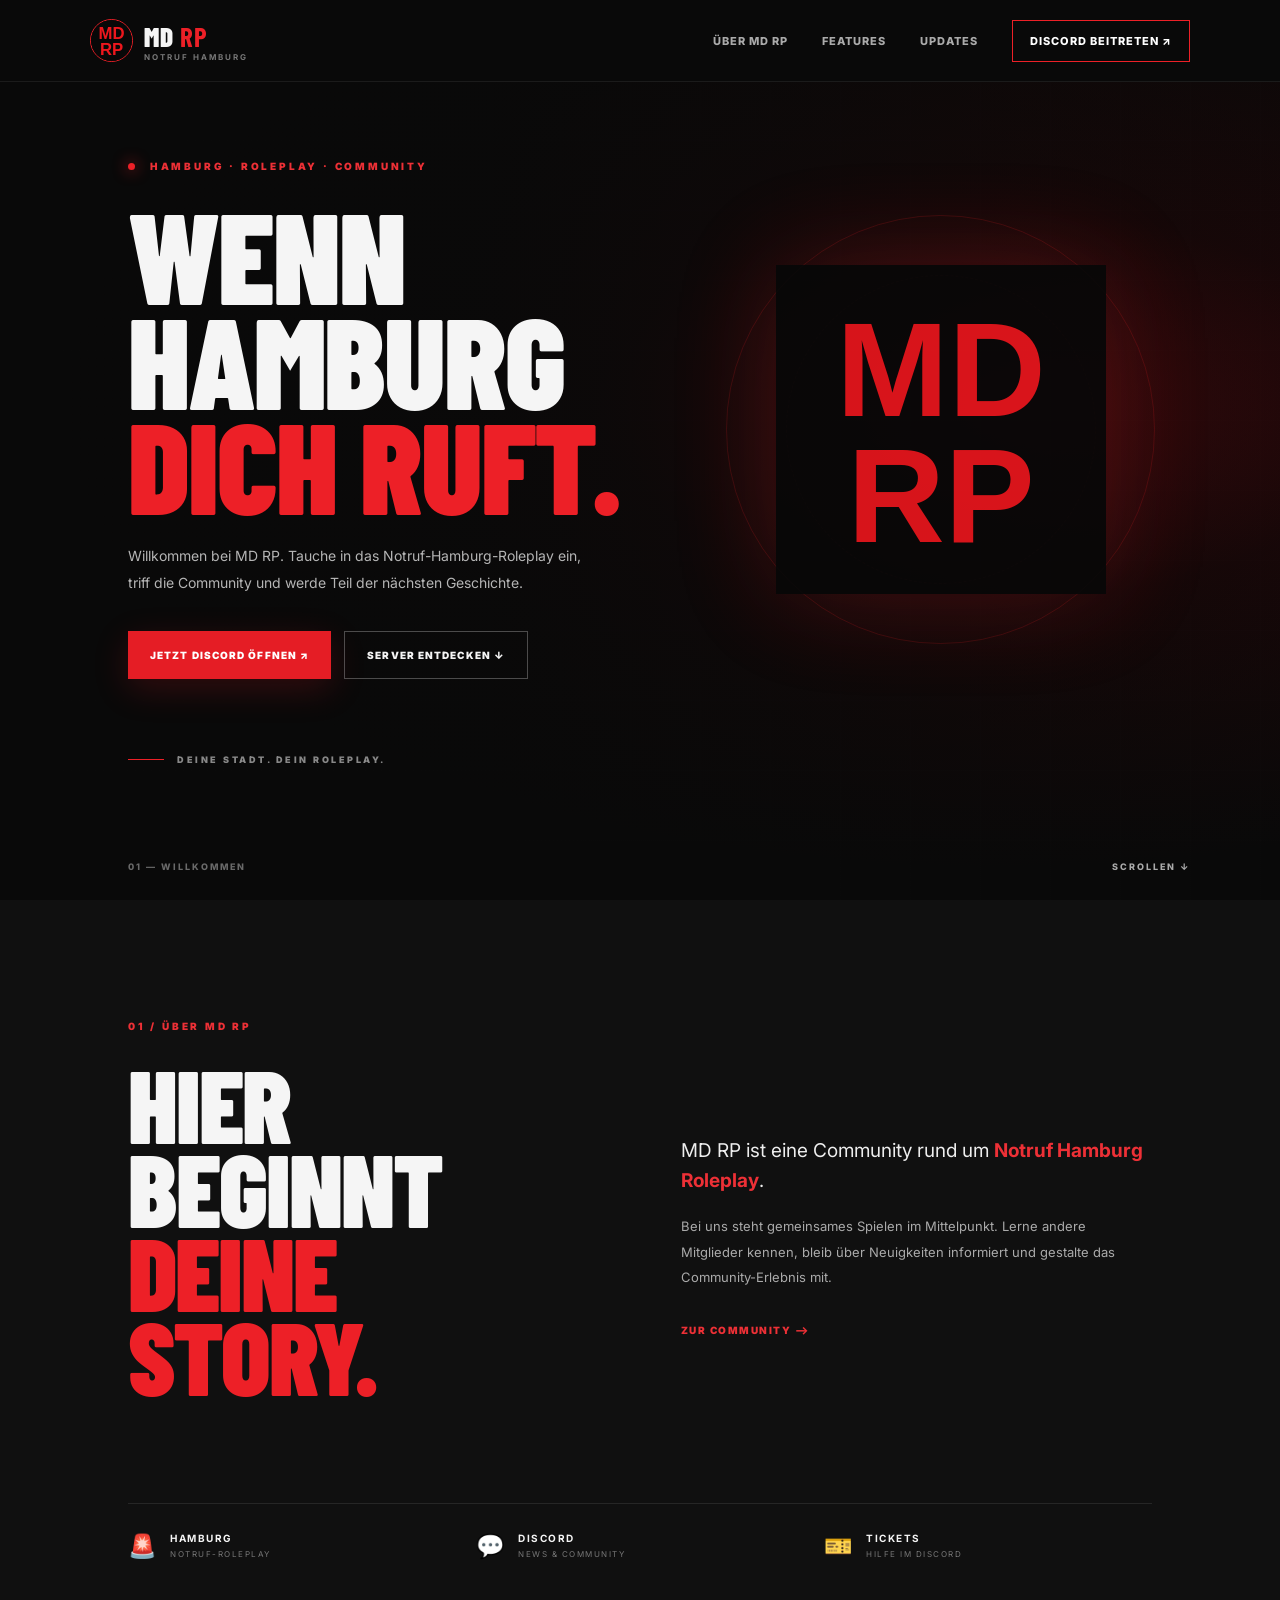
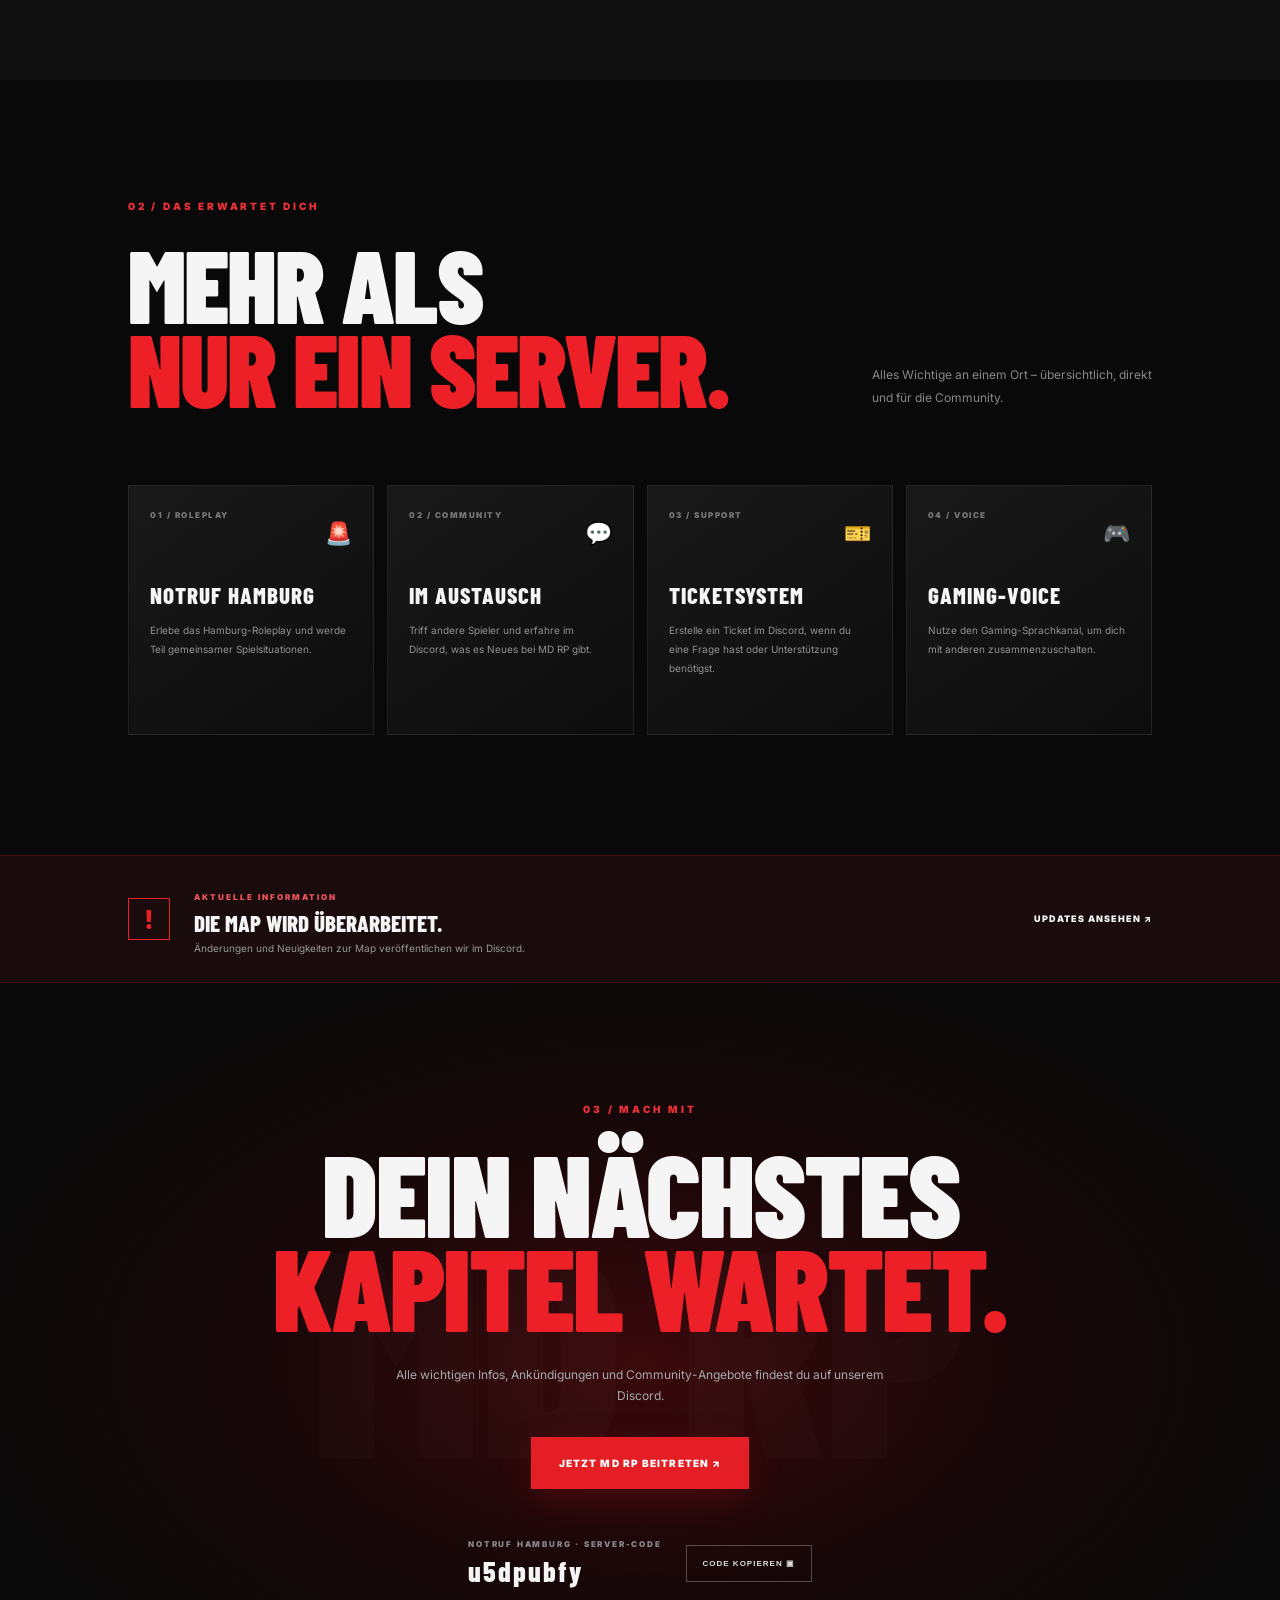
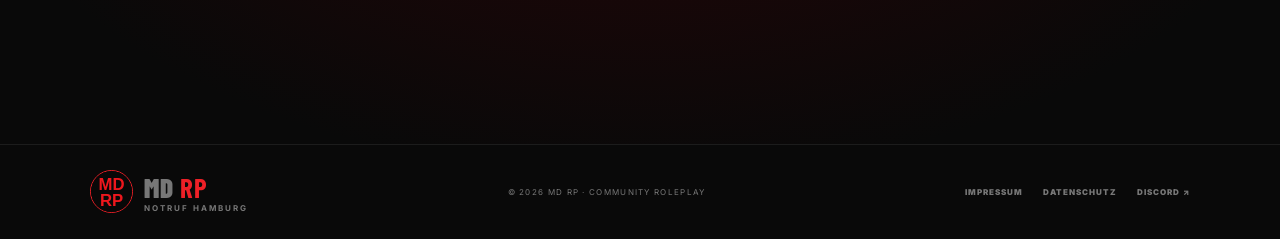
<file: index.html>
<!doctype html>
<html lang="de"><head>
<meta charset="utf-8"><meta name="viewport" content="width=device-width,initial-scale=1"><meta name="theme-color" content="#090909">
<meta name="description" content="MD RP – Notruf Hamburg Roleplay. Entdecke den Server, erhalte Updates und tritt unserer Community bei.">
<title>MD RP — Notruf Hamburg Roleplay</title><link rel="icon" href="assets/md-rp-logo.svg" type="image/svg+xml">
<link rel="preconnect" href="https://fonts.googleapis.com"><link rel="preconnect" href="https://fonts.gstatic.com" crossorigin>
<link href="https://fonts.googleapis.com/css2?family=Barlow+Condensed:wght@500;600;700;800;900&family=Inter:wght@400;500;600;700;800&display=swap" rel="stylesheet"><link rel="stylesheet" href="style.css"></head>
<body><div class="glow glow-a"></div><div class="glow glow-b"></div>
<header class="header"><a class="brand" href="#home"><img src="assets/md-rp-logo.svg" alt="MD RP"><span>MD <b>RP</b><small>NOTRUF HAMBURG</small></span></a>
<button class="menu" id="menu" aria-label="Menü öffnen" aria-expanded="false">☰</button>
<nav id="nav"><a href="#about">Über MD RP</a><a href="#features">Features</a><a href="#updates">Updates</a><a class="nav-join" href="https://discord.gg/g9mTwy3BN" target="_blank" rel="noopener">Discord beitreten ↗</a></nav></header>
<main id="home">
<section class="hero"><div class="grid"></div><div class="hero-content"><div class="eyebrow"><i></i> HAMBURG · ROLEPLAY · COMMUNITY</div>
<h1>WENN HAMBURG<br><em>DICH RUFT.</em></h1><p>Willkommen bei MD RP. Tauche in das Notruf-Hamburg-Roleplay ein, triff die Community und werde Teil der nächsten Geschichte.</p>
<div class="actions"><a class="btn red" href="https://discord.gg/g9mTwy3BN" target="_blank" rel="noopener">JETZT DISCORD ÖFFNEN ↗</a><a class="btn outline" href="#about">SERVER ENTDECKEN ↓</a></div><div class="hero-tag"><span></span> DEINE STADT. DEIN ROLEPLAY.</div></div>
<div class="hero-logo"><div class="orbit"></div><div class="orbit second"></div><img src="assets/md-rp-logo.svg" alt=""></div><div class="hero-bottom">01 — WILLKOMMEN <span>SCROLLEN ↓</span></div></section>
<section class="section intro" id="about"><div class="kicker">01 / ÜBER MD RP</div><div class="split"><h2>HIER BEGINNT<br><em>DEINE STORY.</em></h2><div class="copy"><p class="lead">MD RP ist eine Community rund um <strong>Notruf Hamburg Roleplay</strong>.</p><p>Bei uns steht gemeinsames Spielen im Mittelpunkt. Lerne andere Mitglieder kennen, bleib über Neuigkeiten informiert und gestalte das Community-Erlebnis mit.</p><a class="arrow" href="https://discord.gg/g9mTwy3BN" target="_blank" rel="noopener">ZUR COMMUNITY ⟶</a></div></div>
<div class="info-row"><div>🚨 <span><b>HAMBURG</b><small>NOTRUF-ROLEPLAY</small></span></div><div>💬 <span><b>DISCORD</b><small>NEWS & COMMUNITY</small></span></div><div>🎫 <span><b>TICKETS</b><small>HILFE IM DISCORD</small></span></div></div></section>
<section class="section features" id="features"><div class="kicker">02 / DAS ERWARTET DICH</div><div class="section-head"><h2>MEHR ALS<br><em>NUR EIN SERVER.</em></h2><p>Alles Wichtige an einem Ort – übersichtlich, direkt und für die Community.</p></div>
<div class="cards"><article><label>01 / ROLEPLAY</label><b>🚨</b><h3>NOTRUF HAMBURG</h3><p>Erlebe das Hamburg-Roleplay und werde Teil gemeinsamer Spielsituationen.</p></article><article><label>02 / COMMUNITY</label><b>💬</b><h3>IM AUSTAUSCH</h3><p>Triff andere Spieler und erfahre im Discord, was es Neues bei MD RP gibt.</p></article><article><label>03 / SUPPORT</label><b>🎫</b><h3>TICKETSYSTEM</h3><p>Erstelle ein Ticket im Discord, wenn du eine Frage hast oder Unterstützung benötigst.</p></article><article><label>04 / VOICE</label><b>🎮</b><h3>GAMING-VOICE</h3><p>Nutze den Gaming-Sprachkanal, um dich mit anderen zusammenzuschalten.</p></article></div></section>
<section class="update" id="updates"><div class="alert">!</div><div><small>AKTUELLE INFORMATION</small><h3>DIE MAP WIRD ÜBERARBEITET.</h3><p>Änderungen und Neuigkeiten zur Map veröffentlichen wir im Discord.</p></div><a href="https://discord.gg/g9mTwy3BN" target="_blank" rel="noopener">UPDATES ANSEHEN ↗</a></section>
<section class="section join"><div class="watermark">MD RP</div><div class="kicker">03 / MACH MIT</div><h2>DEIN NÄCHSTES<br><em>KAPITEL WARTET.</em></h2><p>Alle wichtigen Infos, Ankündigungen und Community-Angebote findest du auf unserem Discord.</p><a class="btn red big" href="https://discord.gg/g9mTwy3BN" target="_blank" rel="noopener">JETZT MD RP BEITRETEN ↗</a>
<div class="server-code"><div><small>NOTRUF HAMBURG · SERVER-CODE</small><strong>u5dpubfy</strong></div><button id="copy">CODE KOPIEREN ▣</button><output id="copyStatus" aria-live="polite"></output></div></section>
</main>
<footer><a class="brand" href="#home"><img src="assets/md-rp-logo.svg" alt=""><span>MD <b>RP</b><small>NOTRUF HAMBURG</small></span></a><span>© <span id="year"></span> MD RP · COMMUNITY ROLEPLAY</span><div><a href="impressum.html">IMPRESSUM</a><a href="datenschutz.html">DATENSCHUTZ</a><a href="https://discord.gg/g9mTwy3BN" target="_blank" rel="noopener">DISCORD ↗</a></div></footer>
<script src="script.js"></script></body></html>
</file>
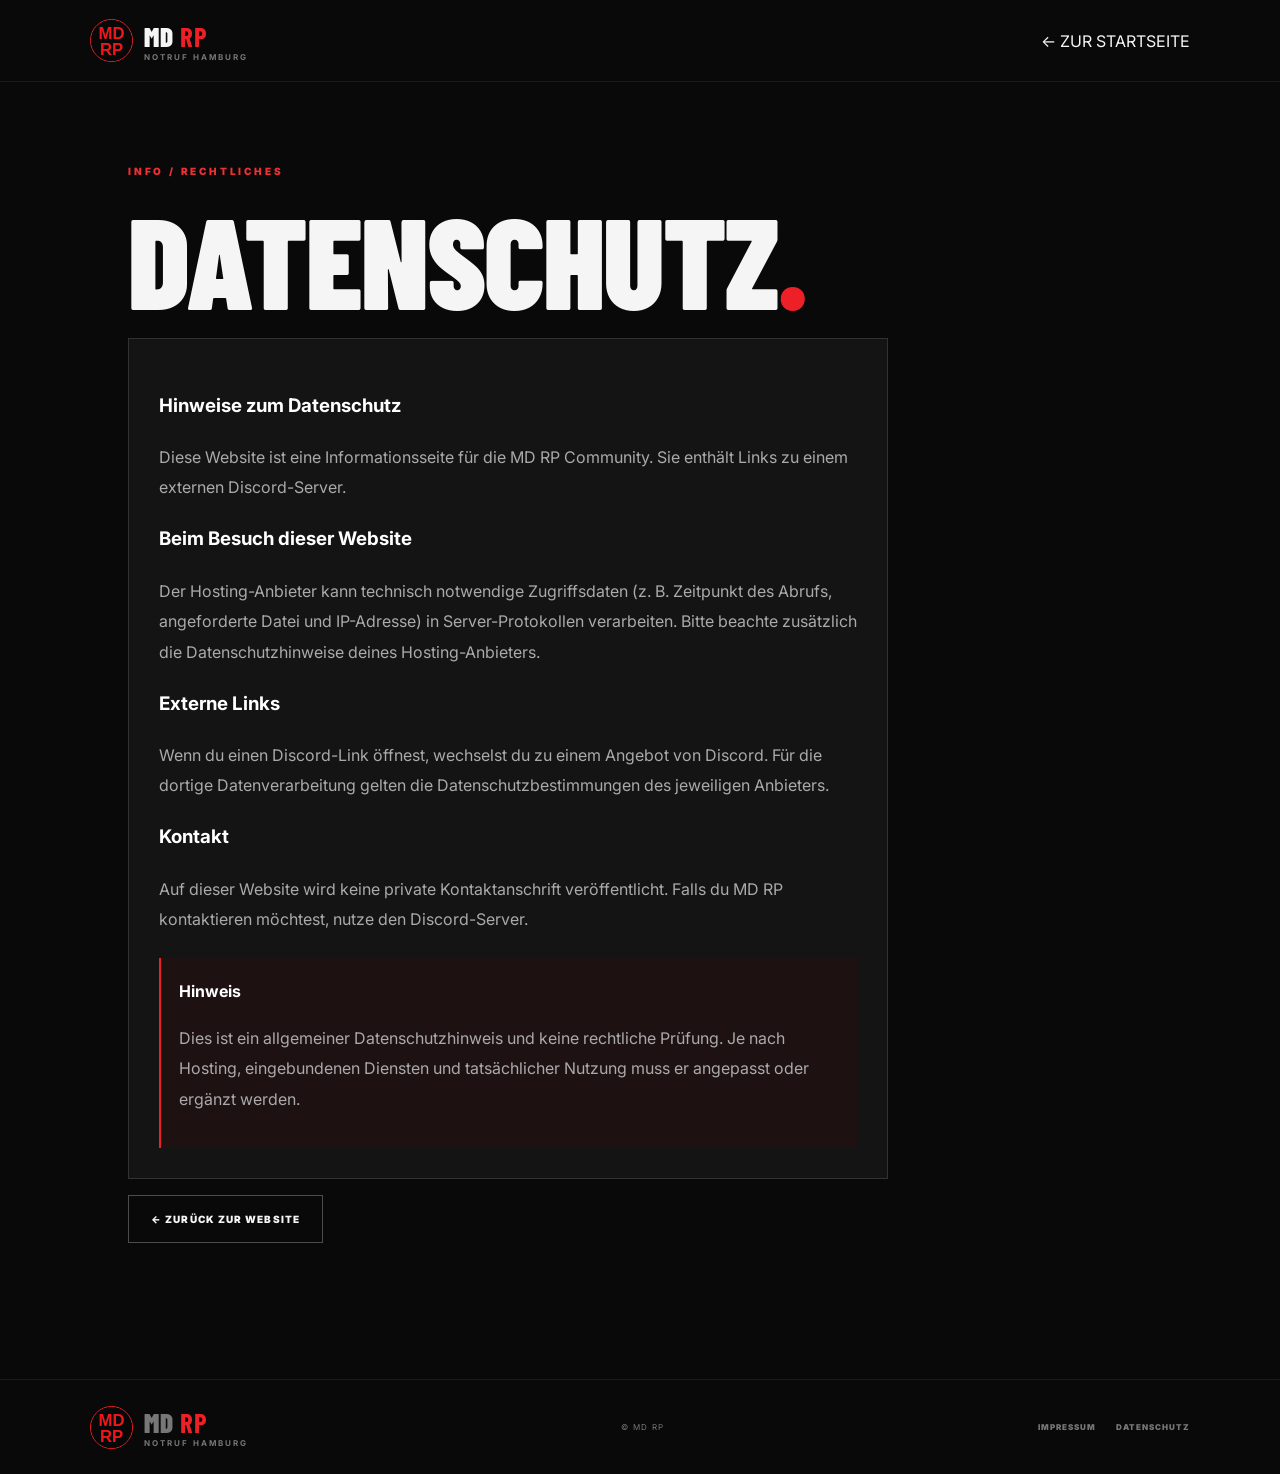
<file: datenschutz.html>
<!doctype html><html lang="de"><head><meta charset="utf-8"><meta name="viewport" content="width=device-width,initial-scale=1"><meta name="theme-color" content="#090909"><title>Datenschutz | MD RP</title><link rel="icon" href="assets/md-rp-logo.svg"><link rel="preconnect" href="https://fonts.googleapis.com"><link rel="preconnect" href="https://fonts.gstatic.com" crossorigin><link href="https://fonts.googleapis.com/css2?family=Barlow+Condensed:wght@500;600;700;800;900&family=Inter:wght@400;500;600;700;800&display=swap" rel="stylesheet"><link rel="stylesheet" href="style.css"></head><body><header class="header"><a class="brand" href="index.html"><img src="assets/md-rp-logo.svg" alt=""><span>MD <b>RP</b><small>NOTRUF HAMBURG</small></span></a><a href="index.html">← ZUR STARTSEITE</a></header><main class="section" style="padding-top:165px;min-height:90vh"><div class="kicker">INFO / RECHTLICHES</div><h2>DATENSCHUTZ<em>.</em></h2><article style="max-width:760px;background:#141414;border:1px solid #ffffff20;padding:30px;color:#aaa;line-height:1.9"><h3 style="color:white">Hinweise zum Datenschutz</h3><p>Diese Website ist eine Informationsseite für die MD RP Community. Sie enthält Links zu einem externen Discord-Server.</p><h3 style="color:white">Beim Besuch dieser Website</h3><p>Der Hosting-Anbieter kann technisch notwendige Zugriffsdaten (z. B. Zeitpunkt des Abrufs, angeforderte Datei und IP-Adresse) in Server-Protokollen verarbeiten. Bitte beachte zusätzlich die Datenschutzhinweise deines Hosting-Anbieters.</p><h3 style="color:white">Externe Links</h3><p>Wenn du einen Discord-Link öffnest, wechselst du zu einem Angebot von Discord. Für die dortige Datenverarbeitung gelten die Datenschutzbestimmungen des jeweiligen Anbieters.</p><h3 style="color:white">Kontakt</h3><p>Auf dieser Website wird keine private Kontaktanschrift veröffentlicht. Falls du MD RP kontaktieren möchtest, nutze den Discord-Server.</p><div style="border-left:2px solid #ed2027;background:#1d1112;padding:18px;margin-top:24px"><strong style="color:white">Hinweis</strong><p>Dies ist ein allgemeiner Datenschutzhinweis und keine rechtliche Prüfung. Je nach Hosting, eingebundenen Diensten und tatsächlicher Nutzung muss er angepasst oder ergänzt werden.</p></div></article><p><a class="btn outline" href="index.html">← ZURÜCK ZUR WEBSITE</a></p></main><footer><a class="brand" href="index.html"><img src="assets/md-rp-logo.svg" alt=""><span>MD <b>RP</b><small>NOTRUF HAMBURG</small></span></a><span>© MD RP</span><div><a href="impressum.html">IMPRESSUM</a><a href="datenschutz.html">DATENSCHUTZ</a></div></footer></body></html>
</file>
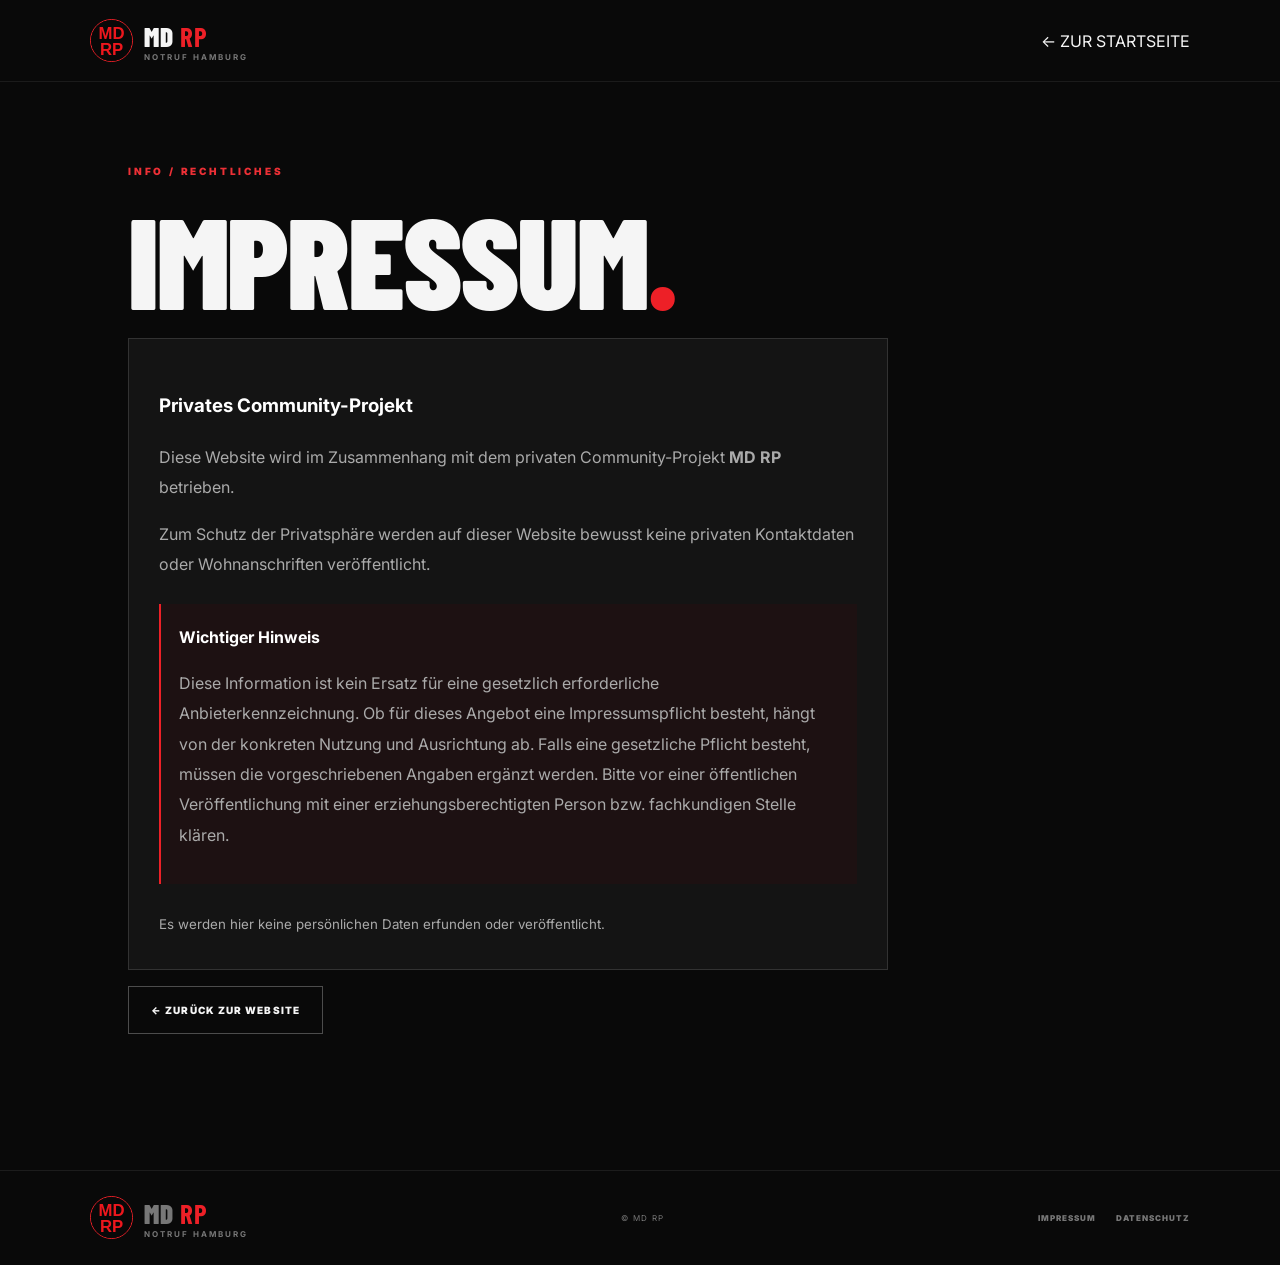
<file: impressum.html>
<!doctype html><html lang="de"><head><meta charset="utf-8"><meta name="viewport" content="width=device-width,initial-scale=1"><meta name="theme-color" content="#090909"><title>Impressum | MD RP</title><link rel="icon" href="assets/md-rp-logo.svg"><link rel="preconnect" href="https://fonts.googleapis.com"><link rel="preconnect" href="https://fonts.gstatic.com" crossorigin><link href="https://fonts.googleapis.com/css2?family=Barlow+Condensed:wght@500;600;700;800;900&family=Inter:wght@400;500;600;700;800&display=swap" rel="stylesheet"><link rel="stylesheet" href="style.css"></head><body><header class="header"><a class="brand" href="index.html"><img src="assets/md-rp-logo.svg" alt=""><span>MD <b>RP</b><small>NOTRUF HAMBURG</small></span></a><a href="index.html">← ZUR STARTSEITE</a></header><main class="section" style="padding-top:165px;min-height:90vh"><div class="kicker">INFO / RECHTLICHES</div><h2>IMPRESSUM<em>.</em></h2><article style="max-width:760px;background:#141414;border:1px solid #ffffff20;padding:30px;color:#aaa;line-height:1.9"><h3 style="color:white">Privates Community-Projekt</h3><p>Diese Website wird im Zusammenhang mit dem privaten Community-Projekt <strong>MD RP</strong> betrieben.</p><p>Zum Schutz der Privatsphäre werden auf dieser Website bewusst keine privaten Kontaktdaten oder Wohnanschriften veröffentlicht.</p><div style="border-left:2px solid #ed2027;background:#1d1112;padding:18px;margin:24px 0"><strong style="color:white">Wichtiger Hinweis</strong><p>Diese Information ist kein Ersatz für eine gesetzlich erforderliche Anbieterkennzeichnung. Ob für dieses Angebot eine Impressumspflicht besteht, hängt von der konkreten Nutzung und Ausrichtung ab. Falls eine gesetzliche Pflicht besteht, müssen die vorgeschriebenen Angaben ergänzt werden. Bitte vor einer öffentlichen Veröffentlichung mit einer erziehungsberechtigten Person bzw. fachkundigen Stelle klären.</p></div><small>Es werden hier keine persönlichen Daten erfunden oder veröffentlicht.</small></article><p><a class="btn outline" href="index.html">← ZURÜCK ZUR WEBSITE</a></p></main><footer><a class="brand" href="index.html"><img src="assets/md-rp-logo.svg" alt=""><span>MD <b>RP</b><small>NOTRUF HAMBURG</small></span></a><span>© MD RP</span><div><a href="impressum.html">IMPRESSUM</a><a href="datenschutz.html">DATENSCHUTZ</a></div></footer></body></html>
</file>
<file: style.css>
*{box-sizing:border-box}html{scroll-behavior:smooth}body{margin:0;background:#090909;color:#f5f5f5;font-family:Inter,Arial,sans-serif;overflow-x:hidden}a{color:inherit;text-decoration:none}.glow{position:fixed;z-index:-1;border-radius:50%;filter:blur(130px);opacity:.13;pointer-events:none}.glow-a{width:420px;height:420px;background:#df151d;right:-200px;top:5%}.glow-b{width:300px;height:300px;background:#8d0b10;left:-180px;bottom:5%}.header{height:82px;padding:0 7%;display:flex;align-items:center;justify-content:space-between;border-bottom:1px solid #ffffff13;background:#090909ef;position:absolute;top:0;left:0;width:100%;z-index:10}.brand{display:flex;align-items:center;gap:11px;font:900 27px "Barlow Condensed",sans-serif;letter-spacing:1px}.brand img{width:43px;height:43px;border-radius:50%;border:1px solid #ed2027}.brand b{color:#ed2027}.brand small{display:block;font:700 8px Inter,sans-serif;letter-spacing:2px;color:#777}.header nav{display:flex;align-items:center;gap:34px;font-size:11px;font-weight:800;letter-spacing:1px;text-transform:uppercase;color:#aaa}.header nav a:hover,footer a:hover{color:#ed2027}.nav-join{border:1px solid #ed2027;padding:13px 17px;color:white!important}.menu{display:none;background:none;border:0;color:white;font-size:25px}.hero{height:min(900px,100vh);min-height:720px;position:relative;display:flex;align-items:center;padding:120px 10% 95px;overflow:hidden;background:radial-gradient(ellipse at 78% 45%,#4a090c 0%,#1a0708 28%,#090909 66%)}.hero:after{content:"";position:absolute;inset:0;background:linear-gradient(90deg,#090909 0%,#090909ef 38%,#09090930 100%);pointer-events:none}.grid{position:absolute;inset:0;opacity:.16;background-image:linear-gradient(#ffffff0a 1px,transparent 1px),linear-gradient(90deg,#ffffff0a 1px,transparent 1px);background-size:70px 70px}.hero-content{position:relative;z-index:2;max-width:700px}.eyebrow,.kicker{font-size:10px;font-weight:900;letter-spacing:2.8px;color:#ed3036}.eyebrow i{display:inline-block;width:7px;height:7px;background:#ed2027;border-radius:50%;margin-right:10px;box-shadow:0 0 15px #ed2027}.hero h1,h2{font:900 clamp(75px,10vw,145px)/.82 "Barlow Condensed",Impact,sans-serif;letter-spacing:-2px;margin:30px 0 26px}.hero h1 em,h2 em{color:#ed2027;font-style:normal}.hero-content>p{max-width:475px;color:#b5b5b5;font-size:14px;line-height:1.9}.actions{display:flex;gap:13px;flex-wrap:wrap;margin-top:34px}.btn{display:inline-flex;align-items:center;justify-content:center;padding:17px 22px;font-size:10px;font-weight:900;letter-spacing:1.1px;transition:.2s}.red{background:#e51d25;color:white;box-shadow:0 10px 35px #e51d2530}.red:hover{background:#ff3038;transform:translateY(-3px)}.outline{border:1px solid #ffffff45}.outline:hover{border-color:#ed2027}.hero-tag{display:flex;align-items:center;gap:13px;margin-top:75px;font-size:9px;letter-spacing:2.5px;color:#888;font-weight:900}.hero-tag span{width:36px;height:1px;background:#ed2027}.hero-logo{position:absolute;right:7%;top:20%;width:min(39vw,500px);aspect-ratio:1;z-index:1;display:grid;place-items:center}.hero-logo img{width:66%;height:66%;filter:drop-shadow(0 0 55px #ed202744);opacity:.9}.orbit{position:absolute;inset:7%;border:1px solid #ed20272c;border-radius:50%}.orbit.second{inset:19%;border-style:dashed;animation:spin 60s linear infinite}.hero-bottom{position:absolute;z-index:2;bottom:28px;left:10%;right:7%;display:flex;justify-content:space-between;color:#696969;font-size:9px;font-weight:800;letter-spacing:2px}.hero-bottom span{color:#aaa}.section{padding:120px 10%}.intro{background:#101010}.split{display:grid;grid-template-columns:1fr 1fr;gap:8%;align-items:center}.split h2,.section-head h2{font-size:clamp(68px,8vw,108px);margin:30px 0}.copy{max-width:470px;color:#aaa;font-size:13px;line-height:1.95}.copy .lead{font-size:19px;color:#eee;line-height:1.55}.copy strong{color:#ed3036}.arrow{display:inline-block;margin-top:18px;color:#ed3036;font-size:10px;font-weight:900;letter-spacing:1.5px}.info-row{display:grid;grid-template-columns:repeat(3,1fr);margin-top:75px;border-top:1px solid #ffffff17;padding-top:28px;gap:20px}.info-row>div{display:flex;align-items:center;gap:13px;font-size:23px}.info-row b,.info-row small{display:block}.info-row b{font-size:10px;letter-spacing:1.5px}.info-row small{font-size:8px;color:#777;letter-spacing:1.5px;margin-top:5px}.features{background:#090909}.section-head{display:flex;align-items:end;justify-content:space-between;gap:30px;margin-bottom:45px}.section-head p{max-width:280px;color:#888;font-size:12px;line-height:1.9;margin-bottom:30px}.cards{display:grid;grid-template-columns:repeat(4,1fr);gap:13px}.cards article{min-height:250px;padding:24px 21px;background:linear-gradient(145deg,#191919,#0d0d0d);border:1px solid #ffffff12;transition:.25s}.cards article:hover{transform:translateY(-5px);border-color:#ed2027;box-shadow:0 15px 40px #0008}.cards label{display:block;color:#777;font-size:8px;font-weight:900;letter-spacing:1.5px}.cards article>b{display:block;text-align:right;font-size:22px}.cards h3{font:800 23px "Barlow Condensed";letter-spacing:1px;margin:35px 0 12px}.cards p{font-size:10px;line-height:1.9;color:#929292}.update{padding:28px 10%;display:flex;align-items:center;gap:24px;background:#1a0b0c;border-block:1px solid #ed20272b}.alert{width:42px;height:42px;display:grid;place-items:center;border:1px solid #ed2027;color:#ed2027;font:900 26px "Barlow Condensed"}.update>div:nth-child(2){flex:1}.update small{font-size:8px;letter-spacing:2px;color:#ed555a;font-weight:900}.update h3{font:800 23px "Barlow Condensed";margin:5px 0}.update p{font-size:10px;color:#999;margin:0}.update>a{font-size:9px;font-weight:900;letter-spacing:1px}.join{text-align:center;position:relative;overflow:hidden;background:radial-gradient(ellipse at center,#3a090c 0%,#170708 42%,#090909 77%)}.watermark{position:absolute;left:0;right:0;top:24%;font:900 23vw "Barlow Condensed";color:#ffffff05;pointer-events:none}.join>*:not(.watermark){position:relative}.join h2{font-size:clamp(65px,9vw,118px);margin:30px 0}.join>p{max-width:490px;margin:0 auto 30px;color:#aaa;font-size:12px;line-height:1.8}.big{padding:20px 28px}.server-code{margin:50px auto 0;display:flex;align-items:center;justify-content:center;gap:24px;flex-wrap:wrap}.server-code>div{text-align:left}.server-code small{display:block;font-size:8px;letter-spacing:1.8px;color:#888;font-weight:900}.server-code strong{display:block;font:800 28px "Barlow Condensed";letter-spacing:2px;margin-top:5px}.server-code button{background:transparent;border:1px solid #ffffff45;color:#ddd;padding:13px 16px;font-size:8px;font-weight:900;letter-spacing:1px;cursor:pointer}.server-code button:hover{border-color:#ed2027}.server-code output{width:100%;font-size:10px;color:#f06a6e;min-height:12px}footer{min-height:95px;padding:20px 7%;display:flex;align-items:center;justify-content:space-between;gap:20px;border-top:1px solid #ffffff14;color:#777}footer>span{font-size:8px;letter-spacing:1.3px}footer>div{display:flex;gap:20px;font-size:8px;font-weight:900;letter-spacing:1px}@keyframes spin{to{transform:rotate(360deg)}}@media(max-width:950px){.cards{grid-template-columns:repeat(2,1fr)}.hero-logo{right:0;opacity:.55}.section{padding:95px 7%}.hero{padding-left:7%}.hero-bottom{left:7%}}@media(max-width:650px){.header{height:70px;padding:0 5%}.menu{display:block}.header nav{display:none;position:absolute;top:70px;left:0;right:0;padding:22px 6%;background:#101010;flex-direction:column;align-items:stretch;gap:22px}.header nav.open{display:flex}.nav-join{text-align:center}.hero{height:auto;min-height:740px;padding:150px 7% 115px}.hero h1{font-size:clamp(68px,17vw,105px)}.hero-logo{width:75vw;right:-20%;top:27%;opacity:.25}.hero-buttons .btn{width:100%}.hero-tag{margin-top:55px}.split{grid-template-columns:1fr;gap:15px}.split h2,.section-head h2{font-size:clamp(65px,16vw,95px)}.info-row{grid-template-columns:1fr;gap:22px;margin-top:50px}.section-head{display:block}.section-head p{margin-top:0}.cards{grid-template-columns:1fr 1fr}.cards article{padding:20px 15px;min-height:245px}.cards h3{font-size:20px;margin-top:32px}.update{padding:25px 7%;align-items:flex-start;flex-wrap:wrap}.update>div:nth-child(2){min-width:calc(100% - 70px)}.update>a{margin-left:66px}.join h2{font-size:clamp(58px,15vw,90px)}.server-code{gap:15px}footer{flex-wrap:wrap;justify-content:center;text-align:center}footer>*{width:100%;justify-content:center}footer>div{justify-content:center}}@media(max-width:390px){.cards{grid-template-columns:1fr}.cards article{min-height:210px}.hero h1{font-size:65px}}
</file>
